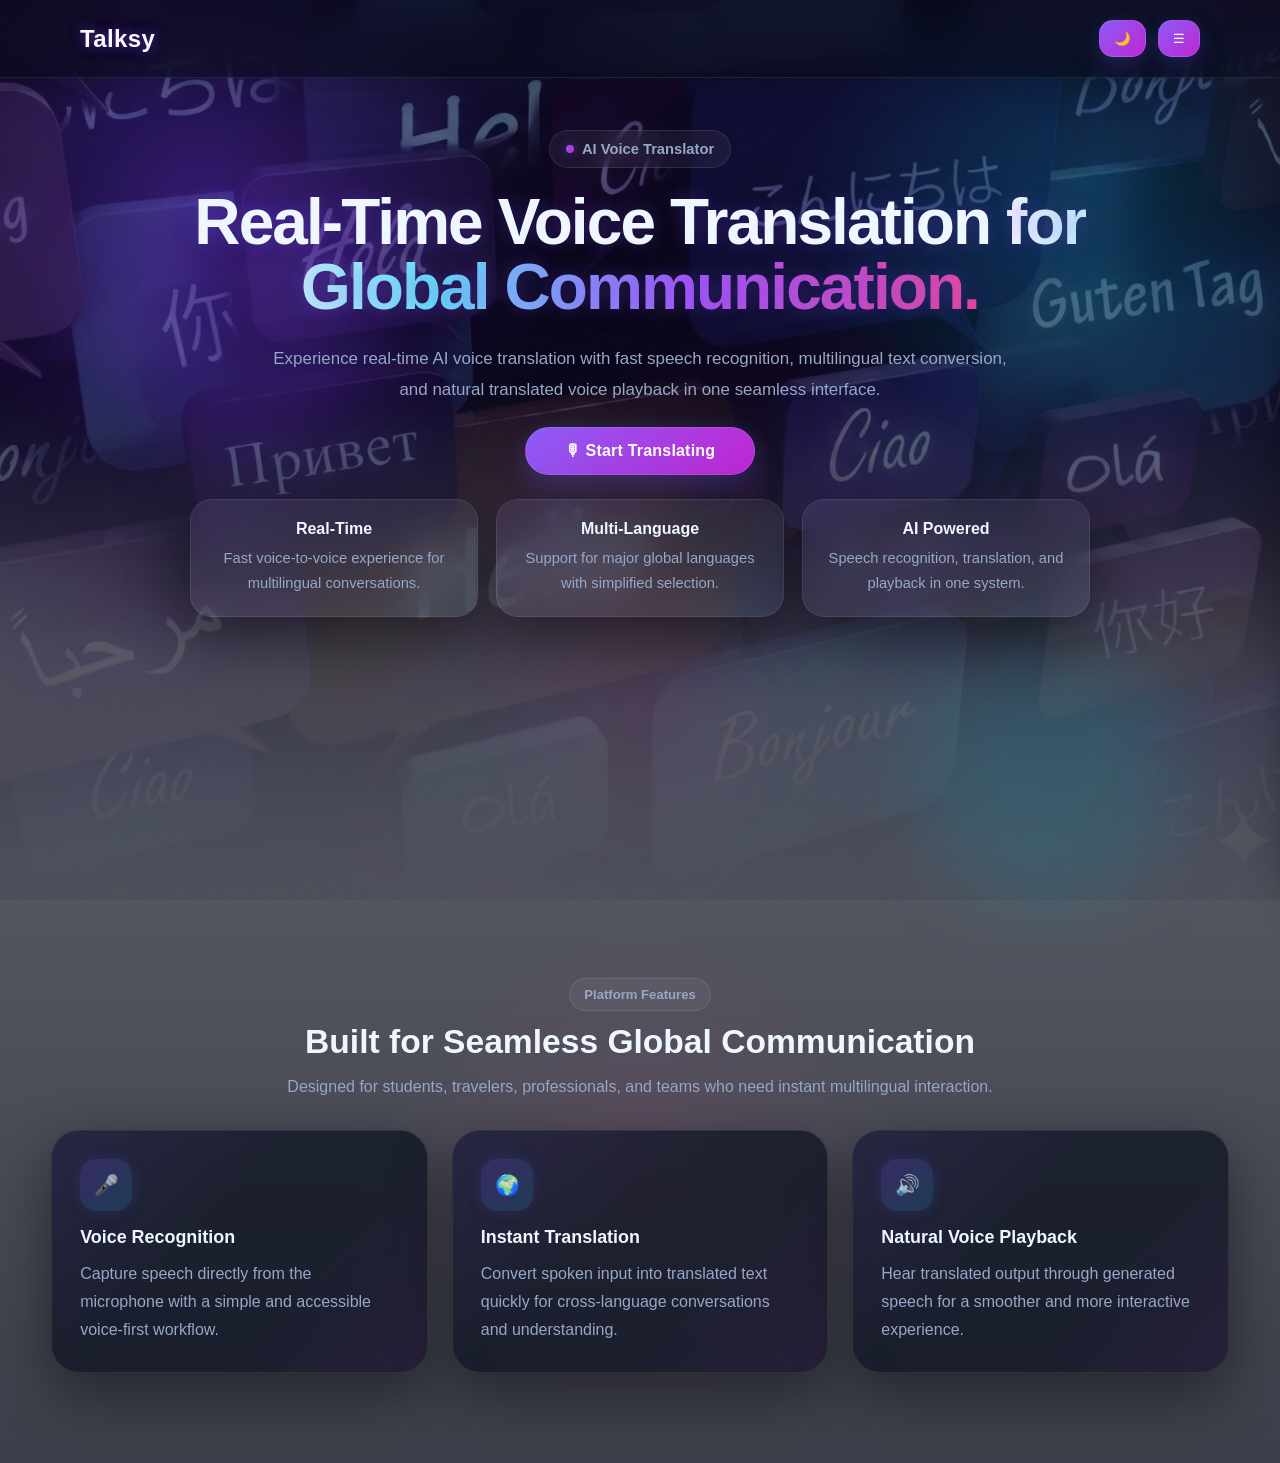
<file: templates/index.html>
<!DOCTYPE html>
<html lang="en">

<head>
  <meta charset="UTF-8">
  <meta name="viewport" content="width=device-width, initial-scale=1.0">
  <title>AI Voice Translator</title>
  <link rel="stylesheet" href="/static/css/style.css">
</head>

<body class="home-page" id="top">

  <!-- ================= NAVBAR ================= -->
  <header class="navbar">

    <a href="/" class="logo-link">
     <h1 class="logo">Talksy</h1>
    </a>

    <div class="nav-right">
      <button id="themeToggle">🌙</button>
      <button id="menuBtn" class="menu-btn">☰</button>
    </div>

  </header>

  <!-- ================= SIDE PANEL ================= -->
  <div id="sidePanel" class="side-panel">

    <div class="panel-header">
      <h3>Menu</h3>
      <span id="closePanel">&times;</span>
    </div>

    <button onclick="openModal('users')">👥 Our Users</button>
    <button onclick="openModal('purpose')">🎯 Our Purpose</button>
    <button onclick="openModal('about')">🤖 About Us</button>
    <button onclick="openModal('goal')">🚀 Our Goal</button>

  </div>

  <!-- ================= MODAL ================= -->
  <div id="modal" class="modal">
    <div class="modal-box">
      <span id="closeModal">&times;</span>
      <img id="modalImg" alt="Modal illustration">
      <h2 id="modalTitle"></h2>
      <p id="modalText"></p>
    </div>
  </div>

  <!-- ================= HERO ================= -->
  <section class="hero">

    <!-- decorative layers for futuristic styling -->
    <div class="hero-glow hero-glow-1"></div>
    <div class="hero-glow hero-glow-2"></div>
    <div class="hero-grid"></div>

    <div class="hero-content">

    <div class="hero-badge">
  <span class="badge-dot"></span>
  AI Voice Translator
</div>

     <h1>
  Real-Time Voice Translation
  <span class="gradient-text">for Global Communication.</span>
</h1>

      <p>
        Experience real-time AI voice translation with fast speech recognition,
        multilingual text conversion, and natural translated voice playback in one seamless interface.
      </p>

      <div class="hero-buttons">
        <a href="/translator" class="primary-btn hero-link">
          🎙 Start Translating
        </a>

      </div>

      <div class="hero-stats">
        <div class="stat-card">
          <h3>Real-Time</h3>
          <p>Fast voice-to-voice experience for multilingual conversations.</p>
        </div>

        <div class="stat-card">
          <h3>Multi-Language</h3>
          <p>Support for major global languages with simplified selection.</p>
        </div>

        <div class="stat-card">
          <h3>AI Powered</h3>
          <p>Speech recognition, translation, and playback in one system.</p>
        </div>
      </div>

    </div>

  </section>

  <!-- ================= FEATURES SECTION ================= -->
  <section class="features-section">

    <div class="section-heading">
      <span class="section-label">Platform Features</span>
      <h2>Built for Seamless Global Communication</h2>
      <p>
        Designed for students, travelers, professionals, and teams who need instant multilingual interaction.
      </p>
    </div>

    <div class="features">

      <div class="feature-card">
        <div class="feature-icon">🎤</div>
        <h3>Voice Recognition</h3>
        <p>
          Capture speech directly from the microphone with a simple and accessible voice-first workflow.
        </p>
      </div>

      <div class="feature-card">
        <div class="feature-icon">🌍</div>
        <h3>Instant Translation</h3>
        <p>
          Convert spoken input into translated text quickly for cross-language conversations and understanding.
        </p>
      </div>

      <div class="feature-card">
        <div class="feature-icon">🔊</div>
        <h3>Natural Voice Playback</h3>
        <p>
          Hear translated output through generated speech for a smoother and more interactive experience.
        </p>
      </div>

    </div>

  </section>

  <script src="/static/javascript/app.js"></script>
</body>

</html>
</file>
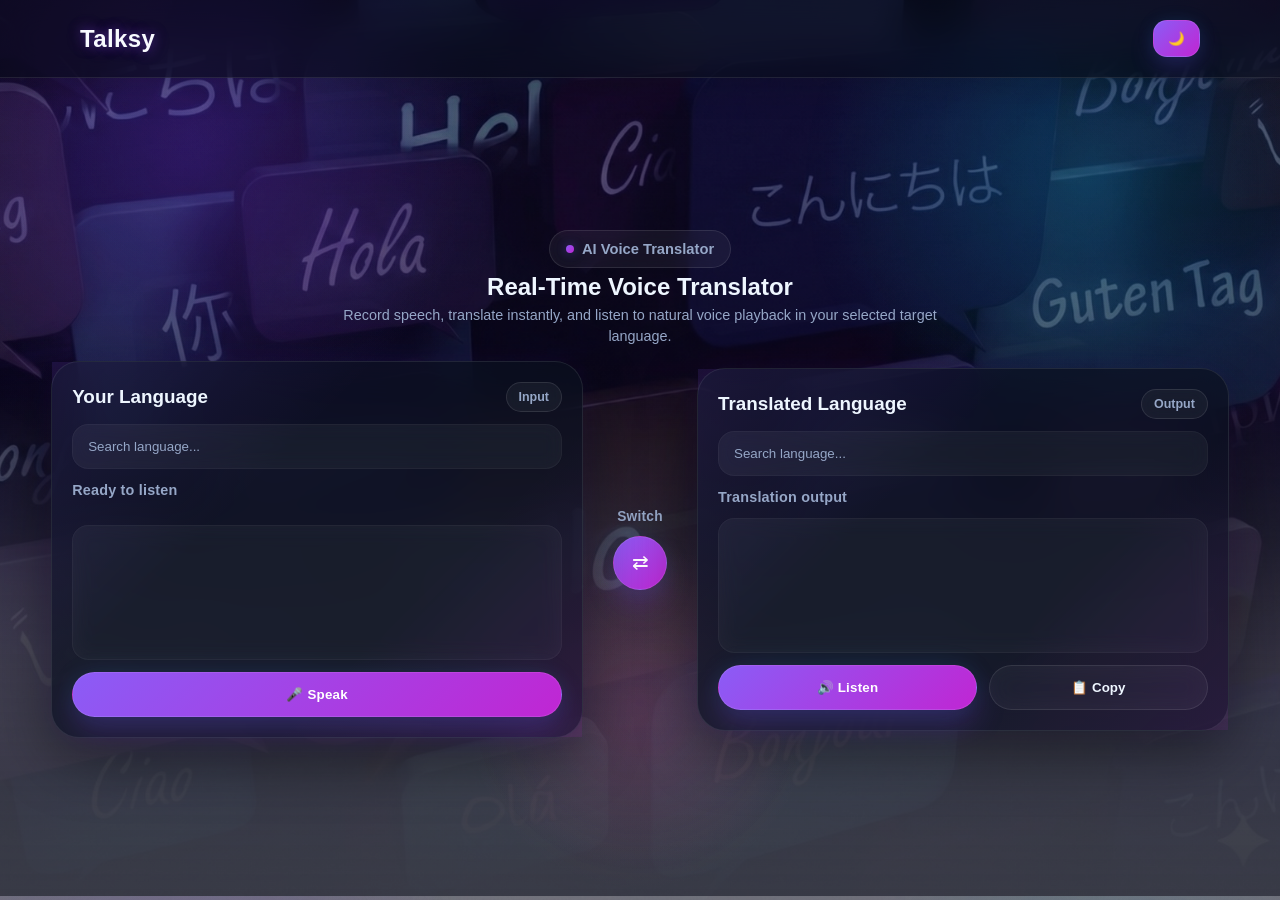
<file: templates/translator.html>
<!DOCTYPE html>
<html lang="en">

<head>
  <meta charset="UTF-8">
  <meta name="viewport" content="width=device-width, initial-scale=1.0">
  <title>AI Voice Translator</title>
  <link rel="stylesheet" href="/static/css/style.css">
</head>

<body class="translator-page">

  <!-- ================= NAVBAR ================= -->
  <header class="navbar">
    <a href="/" class="logo-link">
     <h1 class="logo">Talksy</h1>
    </a>

    <button id="themeToggle">🌙</button>
  </header>

  <!-- ================= TRANSLATOR ================= -->
  <section class="translator">

    <div class="translator-shell">

      <div class="translator-header">
        <div class="translator-badge">
  <span class="badge-dot"></span>
  AI Voice Translator
</div>

        <h2>Real-Time Voice Translator</h2>

        <p>
          Record speech, translate instantly, and listen to natural voice playback
          in your selected target language.
        </p>
      </div>

      <div class="translator-grid">

        <!-- ================= SOURCE ================= -->
        <div class="card source-card">

          <div class="panel-top">
            <h3>Your Language</h3>
            <span class="panel-tag">Input</span>
          </div>

          <div class="lang-box">
            <input
              type="text"
              id="fromSearch"
              placeholder="Search language...">

            <div
              class="lang-list"
              id="fromList">
            </div>
          </div>

          <!-- Recording Status -->
          <div class="voice-status" id="voiceStatus">
            Ready to listen
          </div>

          <!-- Waveform -->
          <div class="waveform" id="waveform">
            <span></span>
            <span></span>
            <span></span>
            <span></span>
            <span></span>
            <span></span>
            <span></span>
            <span></span>
          </div>

          <textarea
            id="sourceText"
            placeholder="Your speech appears here..."
            readonly>
          </textarea>

          <div class="card-buttons">
            <button
              class="primary-btn"
              id="recordBtn">
              🎤 Speak
            </button>
          </div>

        </div>

        <!-- ================= SWAP ================= -->
        <div class="swap-container">
          <div class="swap-panel">
            <span class="swap-label">Switch</span>
            <button id="swapLang" aria-label="Swap languages">⇄</button>
          </div>
        </div>

        <!-- ================= TARGET ================= -->
        <div class="card target-card">

          <div class="panel-top">
            <h3>Translated Language</h3>
            <span class="panel-tag">Output</span>
          </div>

          <div class="lang-box">
            <input
              type="text"
              id="toSearch"
              placeholder="Search language...">

            <div
              class="lang-list"
              id="toList">
            </div>
          </div>

          <div class="voice-status output-status">
            Translation output
          </div>

          <textarea
            id="translatedText"
            placeholder="Translation appears here..."
            readonly>
          </textarea>

          <div class="card-buttons">
            <button
              class="primary-btn"
              id="playBtn"
              onclick="playTranslation()">
              🔊 Listen
            </button>

            <button
              class="secondary-btn"
              id="copyBtn">
              📋 Copy
            </button>
          </div>

        </div>

      </div>
    </div>

  </section>

  <script src="/static/javascript/app.js"></script>
</body>

</html>
</file>
<file: static/css/style.css>
/* ===============================
   FUTURISTIC NEON THEME VARIABLES
=============================== */

:root{
  --bg:#050816;
  --bg-soft:#0a1022;
  --bg-panel:#101a34;
  --card:rgba(10,16,32,0.70);
  --card-solid:rgba(9,14,28,0.94);
  --text:#eef6ff;
  --muted:#96a7c7;
  --accent:#8b5cf6;
  --accent-2:#c026d3;
  --accent-3:#22d3ee;
  --white-soft:rgba(255,255,255,0.08);
  --border:rgba(255,255,255,0.09);
  --border-strong:rgba(124,58,237,0.30);
  --shadow:0 20px 60px rgba(0,0,0,0.44);
  --glow-purple:0 0 30px rgba(124,58,237,0.18);
  --glow-cyan:0 0 30px rgba(6,182,212,0.14);
  --input-bg:rgba(255,255,255,0.05);
  --nav-bg:rgba(6,10,22,0.58);
  --panel-blur:blur(18px);
}

body.light{
  --bg:#f4f8ff;
  --bg-soft:#ffffff;
  --bg-panel:#edf4ff;
  --card:rgba(255,255,255,0.72);
  --card-solid:rgba(255,255,255,0.94);
  --text:#0f172a;
  --muted:#64748b;
   --accent:#7c3aed;
  --accent-2:#c026d3;
  --accent-3:#0891b2;
  --white-soft:rgba(15,23,42,0.04);
  --border:rgba(15,23,42,0.08);
  --border-strong:rgba(91,76,240,0.18);
  --shadow:0 18px 45px rgba(15,23,42,0.10);
  --glow-purple:0 0 24px rgba(91,76,240,0.10);
  --glow-cyan:0 0 24px rgba(8,145,178,0.08);
  --input-bg:rgba(15,23,42,0.04);
  --nav-bg:rgba(255,255,255,0.66);
}

/* ===============================
   RESET
=============================== */

*,
*::before,
*::after{
  box-sizing:border-box;
}

html{
  font-size:16px;
  scroll-behavior:smooth;
}

body{
  margin:0;
  font-family:Segoe UI, sans-serif;
  color:var(--text);
  background:
    radial-gradient(circle at 15% 15%, rgba(124,58,237,0.18), transparent 22%),
    radial-gradient(circle at 85% 18%, rgba(6,182,212,0.14), transparent 20%),
    radial-gradient(circle at 50% 80%, rgba(236,72,153,0.10), transparent 18%),
    linear-gradient(rgba(5,8,22,0.54), rgba(5,8,22,0.78)),
    url("/static/image/bg.jpg") center/cover no-repeat fixed;
  transition:background-color .45s ease,color .45s ease;
}

body.light{
  background:
    radial-gradient(circle at 15% 15%, rgba(91,76,240,0.10), transparent 22%),
    radial-gradient(circle at 85% 18%, rgba(8,145,178,0.10), transparent 20%),
    radial-gradient(circle at 50% 80%, rgba(217,70,239,0.08), transparent 18%),
    linear-gradient(rgba(244,248,255,0.50), rgba(244,248,255,0.74)),
    url("/static/image/bg.jpg") center/cover no-repeat fixed;
}

a{
  color:inherit;
  text-decoration:none;
}

img{
  max-width:100%;
  display:block;
}

.theme-transition *{
  transition:background-color .45s ease,color .45s ease,border-color .45s ease,box-shadow .45s ease !important;
}

/* ===============================
   COMMON UI
=============================== */

.logo-link{
  display:flex;
  align-items:center;
  gap:10px;
}

.logo{
  margin:0;
  font-size:1.28rem;
  font-weight:900;
  letter-spacing:.4px;
  color:#f8fbff;
  text-shadow:
    0 0 12px rgba(139,92,246,0.52),
    0 0 22px rgba(192,38,211,0.18);
}

body.light .logo{
  color:var(--accent);
  text-shadow:0 0 12px rgba(91,76,240,0.14);
}

.navbar{
  position:sticky;
  top:0;
  z-index:1000;
  display:flex;
  justify-content:space-between;
  align-items:center;
  gap:20px;
  padding:18px 5vw;
  background:var(--nav-bg);
  backdrop-filter:var(--panel-blur);
  border-bottom:1px solid var(--border);
  box-shadow:0 12px 32px rgba(0,0,0,0.14);
}

.nav-right{
  display:flex;
  align-items:center;
  gap:12px;
}

#themeToggle,
.menu-btn{
  border:1px solid rgba(255,255,255,0.10);
  background:linear-gradient(135deg,var(--accent),var(--accent-2));
  color:#fff;
  padding:10px 14px;
  border-radius:14px;
  cursor:pointer;
  box-shadow:
    0 12px 24px rgba(124,58,237,0.20),
    0 0 18px rgba(6,182,212,0.10);
  transition:transform .25s ease,box-shadow .25s ease,filter .25s ease;
}

body.light #themeToggle,
body.light .menu-btn{
  border-color:rgba(91,76,240,0.10);
}

#themeToggle:hover,
.menu-btn:hover{
  transform:translateY(-2px);
  box-shadow:
    0 16px 28px rgba(124,58,237,0.26),
    0 0 22px rgba(6,182,212,0.14);
  filter:saturate(1.08);
}

.primary-btn,
.hero-link,
.secondary-btn,
#swapLang{
  transition:
    transform .25s ease,
    box-shadow .25s ease,
    background .25s ease,
    border-color .25s ease,
    color .25s ease;
}

.primary-btn{
  border:1px solid rgba(255,255,255,0.10);
  background:linear-gradient(135deg,var(--accent),var(--accent-2));
  color:#fff;
  padding:14px 24px;
  border-radius:999px;
  cursor:pointer;
  font-weight:700;
  letter-spacing:.2px;
  box-shadow:
    0 16px 30px rgba(124,58,237,0.24),
    0 0 24px rgba(6,182,212,0.10);
}

.primary-btn:hover{
  transform:translateY(-2px);
  box-shadow:
    0 20px 34px rgba(124,58,237,0.30),
    0 0 28px rgba(6,182,212,0.14);
}

.primary-btn:active{
  transform:scale(.98);
}

.secondary-btn{
  border:1px solid var(--border);
  background:rgba(255,255,255,0.06);
  color:var(--text);
  padding:14px 18px;
  border-radius:999px;
  cursor:pointer;
  font-weight:700;
  backdrop-filter:blur(12px);
}

body.light .secondary-btn{
  background:rgba(255,255,255,0.72);
}

.secondary-btn:hover{
  transform:translateY(-2px);
  border-color:var(--border-strong);
  box-shadow:var(--glow-purple);
}

/* ===============================
   BADGES / LABELS
=============================== */

.hero-badge,
.translator-badge,
.section-label,
.panel-tag{
  display:inline-flex;
  align-items:center;
  gap:8px;
  border:1px solid rgba(255,255,255,0.10);
  background:rgba(255,255,255,0.05);
  color:var(--muted);
  border-radius:999px;
  backdrop-filter:blur(10px);
}

.hero-badge,
.translator-badge{
  padding:10px 16px;
  font-size:0.92rem;
  font-weight:700;
}

.section-label{
  padding:8px 14px;
  font-size:0.82rem;
  font-weight:700;
  margin-bottom:12px;
}

.panel-tag{
  padding:7px 12px;
  font-size:0.78rem;
  font-weight:700;
}

body.light .hero-badge,
body.light .translator-badge,
body.light .section-label,
body.light .panel-tag{
  background:rgba(255,255,255,0.65);
}

.badge-dot{
  width:8px;
  height:8px;
  border-radius:50%;
  background:linear-gradient(135deg,var(--accent),var(--accent-2));
  box-shadow:
    0 0 10px rgba(124,58,237,0.35),
    0 0 16px rgba(6,182,212,0.24);
}

.gradient-text{
  background:linear-gradient(90deg,#ffffff 0%, #67e8f9 28%, #a855f7 62%, #ec4899 100%);
  -webkit-background-clip:text;
  -webkit-text-fill-color:transparent;
  background-clip:text;
}

body.light .gradient-text{
  background:linear-gradient(90deg,#0f172a 0%, #0891b2 30%, #5b4cf0 64%, #d946ef 100%);
  -webkit-background-clip:text;
  -webkit-text-fill-color:transparent;
  background-clip:text;
}

/* ===============================
   HOME PAGE
=============================== */
.hero{
  min-height:100vh;
  display:flex;
  align-items:flex-start;
  justify-content:center;
  text-align:center;
  padding:52px 20px 30px;
  position:relative;
  overflow:hidden;
}

.hero::before{
  content:"";
  position:absolute;
  inset:0;
  background:transparent;
}

body.light .hero::before{
  background:transparent;
}

.hero-glow{
  position:absolute;
  border-radius:50%;
  filter:blur(40px);
  pointer-events:none;
}

.hero-glow-1{
  width:280px;
  height:280px;
  top:10%;
  left:8%;
  background:rgba(124,58,237,0.18);
}

.hero-glow-2{
  width:260px;
  height:260px;
  right:8%;
  bottom:8%;
  background:rgba(6,182,212,0.16);
}

.hero-grid{
  position:absolute;
  inset:0;
  background-image:
    linear-gradient(rgba(255,255,255,0.03) 1px, transparent 1px),
    linear-gradient(90deg, rgba(255,255,255,0.03) 1px, transparent 1px);
  background-size:34px 34px;
  opacity:.10;
  pointer-events:none;
}

body.light .hero-grid{
  opacity:.05;
}

.hero-content{
  position:relative;
  z-index:2;
  max-width:920px;
  display:flex;
  flex-direction:column;
  align-items:center;
  gap:22px;
  padding:0 10px;
  margin-top:0;
}

.hero-content h1{
  margin:0;
  max-width:980px;
  font-size:3.4rem;
  line-height:1.02;
  font-weight:800;
  letter-spacing:-.03em;
  text-shadow:
    0 0 18px rgba(124,58,237,0.28),
    0 0 34px rgba(6,182,212,0.10);
}

body.light .hero-content h1{
  color:#0f172a;
  text-shadow:0 0 16px rgba(91,76,240,0.10);
}

.hero-content p{
  margin:0;
  max-width:760px;
  color:var(--muted);
  font-size:1.06rem;
  line-height:1.85;
}

.hero-buttons{
  display:flex;
  justify-content:center;
  flex-wrap:wrap;
  gap:14px;
}

.hero-link{
  display:inline-flex;
  align-items:center;
  justify-content:center;
  min-width:230px;
}

.hero-secondary{
  min-width:160px;
}

.hero-stats{
  width:100%;
  margin-top:2px;
  display:grid;
  grid-template-columns:repeat(3, 1fr);
  gap:18px;
}

.stat-card{
  position:relative;
  background:rgba(255,255,255,0.05);
  border:1px solid var(--border);
  border-radius:22px;
  padding:20px 18px;
  backdrop-filter:blur(16px);
  box-shadow:var(--shadow);
  overflow:hidden;
}

.stat-card::before{
  content:"";
  position:absolute;
  inset:0;
  background:
    linear-gradient(135deg, rgba(124,58,237,0.06), transparent 40%),
    linear-gradient(315deg, rgba(6,182,212,0.05), transparent 34%);
  pointer-events:none;
}

body.light .stat-card{
  background:rgba(255,255,255,0.76);
}

.stat-card h3{
  position:relative;
  margin:0 0 8px;
  font-size:1rem;
  color:var(--text);
}

.stat-card p{
  position:relative;
  margin:0;
  font-size:0.92rem;
  line-height:1.7;
  color:var(--muted);
}

.features-section{
  width:min(1220px, 92%);
  margin:-26px auto 90px;
  position:relative;
  z-index:2;
  background:transparent;
}

.section-heading{
  text-align:center;
  max-width:760px;
  margin:0 auto 28px;
}

.section-heading h2{
  margin:0 0 12px;
  font-size:2.1rem;
  line-height:1.14;
}

.section-heading p{
  margin:0;
  color:var(--muted);
  line-height:1.8;
}

.features{
  display:grid;
  grid-template-columns:repeat(3, 1fr);
  gap:24px;
}

.feature-card{
  position:relative;
  background:var(--card);
  border:1px solid var(--border);
  backdrop-filter:blur(18px);
  border-radius:28px;
  padding:28px;
  box-shadow:var(--shadow);
  overflow:hidden;
}

.feature-card::before{
  content:"";
  position:absolute;
  inset:0;
  background:
    linear-gradient(135deg, rgba(139,92,246,0.10), transparent 40%),
    linear-gradient(315deg, rgba(192,38,211,0.08), transparent 35%);
  pointer-events:none;
}

body.light .feature-card{
  background:rgba(255,255,255,0.76);
}

.feature-icon{
  width:52px;
  height:52px;
  display:grid;
  place-items:center;
  margin-bottom:16px;
  border-radius:16px;
  background:linear-gradient(135deg, rgba(124,58,237,0.22), rgba(6,182,212,0.18));
  box-shadow:
    0 0 18px rgba(124,58,237,0.10),
    0 0 18px rgba(6,182,212,0.08);
  font-size:1.25rem;
}

body.light .feature-icon{
  background:linear-gradient(135deg, rgba(91,76,240,0.12), rgba(8,145,178,0.12));
}

.feature-card h3{
  position:relative;
  margin:0 0 12px;
  font-size:1.12rem;
  color:var(--text);
}

.feature-card p{
  position:relative;
  margin:0;
  color:var(--muted);
  line-height:1.75;
}

/* ===============================
   SIDE PANEL + MODAL
=============================== */

body.home-page .side-panel{
  position:fixed;
  top:78px;
  right:-310px;
  width:290px;
  height:calc(100vh - 78px);
  padding:24px;
  display:flex;
  flex-direction:column;
  gap:16px;
  background:var(--card-solid);
  border-left:1px solid var(--border);
  border-top-left-radius:30px;
  border-bottom-left-radius:30px;
  backdrop-filter:blur(22px);
  box-shadow:
    -18px 0 40px rgba(0,0,0,0.30),
    -4px 0 24px rgba(124,58,237,0.12);
  transition:right .35s ease;
  z-index:2000;
}

body.home-page .side-panel.active{
  right:0;
}

body.home-page .panel-header{
  display:flex;
  justify-content:space-between;
  align-items:center;
}

body.home-page #closePanel{
  font-size:26px;
  cursor:pointer;
  color:var(--accent);
}

body.home-page .side-panel button{
  border:1px solid transparent;
  border-radius:18px;
  padding:14px 16px;
  background:rgba(255,255,255,0.05);
  color:var(--text);
  cursor:pointer;
  text-align:left;
  box-shadow:inset 0 0 14px rgba(124,58,237,0.05);
  transition:transform .25s ease,background .25s ease,border-color .25s ease,box-shadow .25s ease;
}

body.light.home-page .side-panel button{
  background:rgba(15,23,42,0.03);
}

body.home-page .side-panel button:hover{
  background:linear-gradient(90deg, rgba(124,58,237,0.95), rgba(6,182,212,0.95));
  color:#fff;
  transform:translateX(-2px);
  border-color:rgba(255,255,255,0.10);
  box-shadow:0 0 22px rgba(124,58,237,0.16);
}

.modal{
  position:fixed;
  inset:0;
  background:rgba(0,0,0,.78);
  display:none;
  justify-content:center;
  align-items:center;
  z-index:3000;
  padding:20px;
}

.modal.active{
  display:flex;
}

.modal-box{
  width:min(760px, 100%);
  background:var(--card-solid);
  border:1px solid var(--border);
  border-radius:30px;
  padding:32px;
  text-align:center;
  position:relative;
  overflow:hidden;
  box-shadow:
    var(--shadow),
    0 0 28px rgba(124,58,237,0.10);
  transform:scale(.96);
  animation:modalIn .25s ease forwards;
}

.modal-box::before{
  content:"";
  position:absolute;
  inset:0;
  background:
    radial-gradient(circle at top right, rgba(124,58,237,0.08), transparent 22%),
    radial-gradient(circle at bottom left, rgba(6,182,212,0.08), transparent 24%);
  pointer-events:none;
}

@keyframes modalIn{
  to{ transform:scale(1); }
}

.modal-box img{
  width:320px;
  max-width:82%;
  height:auto;
  object-fit:contain;
  margin:0 auto 18px;
  position:relative;
  z-index:1;
}

.modal-box h2{
  position:relative;
  z-index:1;
  margin:0 0 12px;
  color:var(--accent);
  font-size:1.5rem;
}

.modal-box p{
  position:relative;
  z-index:1;
  max-width:580px;
  margin:0 auto;
  color:var(--muted);
  line-height:1.78;
}

#closeModal{
  position:absolute;
  top:14px;
  right:18px;
  font-size:26px;
  cursor:pointer;
  z-index:2;
}

/* ===============================
   TRANSLATOR PAGE
=============================== */

body.translator-page .hero,
body.translator-page .side-panel,
body.translator-page .modal{
  display:none !important;
}

.translator{
  min-height:calc(100vh - 82px);
  display:flex;
  align-items:center;
  justify-content:center;
  padding:20px 4vw 28px;
}

.translator-shell{
  width:min(1280px, 100%);
  display:flex;
  flex-direction:column;
  gap:18px;
}

.translator-header{
  text-align:center;
  max-width:700px;
  margin:0 auto;
  display:flex;
  flex-direction:column;
  align-items:center;
  gap:8px;
}

.translator-header h2{
  margin:0;
  font-size:1.7rem;
  line-height:1.05;
}

.translator-header p{
  margin:0;
  color:var(--muted);
  line-height:1.55;
  font-size:0.95rem;
}

.translator-grid{
  width:100%;
  display:grid;
  grid-template-columns:1fr auto 1fr;
  gap:22px;
  align-items:center;
}

body.translator-page .card{
  position:relative;
  background:var(--card);
  border:1px solid var(--border);
  backdrop-filter:blur(20px);
  padding:22px;
  border-radius:28px;
  box-shadow:
    var(--shadow),
    0 0 28px rgba(124,58,237,0.08);
  display:flex;
  flex-direction:column;
  gap:14px;
  overflow:visible;
}

body.translator-page .card::before{
  content:"";
  position:absolute;
  inset:0;
  background:
    linear-gradient(135deg, rgba(139,92,246,0.12), transparent 36%),
    linear-gradient(315deg, rgba(192,38,211,0.10), transparent 34%);
  pointer-events:none;
}

body.light.translator-page .card{
  background:rgba(255,255,255,0.78);
  box-shadow:
    0 20px 44px rgba(15,23,42,0.10),
    0 0 22px rgba(91,76,240,0.05);
}

.panel-top{
  position:relative;
  z-index:1;
  display:flex;
  justify-content:space-between;
  align-items:center;
  gap:12px;
}

body.translator-page .card h3{
  margin:0;
  font-size:1.18rem;
  color:var(--text);
}

.lang-box{
  position:relative;
  z-index:30;
}

body.translator-page input,
body.translator-page textarea{
  width:100%;
  border:none;
  outline:none;
  border-radius:16px;
  padding:14px 15px;
  background:var(--input-bg);
  color:var(--text);
  border:1px solid rgba(255,255,255,0.04);
  backdrop-filter:blur(10px);
  transition:border-color .25s ease, box-shadow .25s ease, background .25s ease;
}

body.translator-page input:focus,
body.translator-page textarea:focus{
  border-color:rgba(124,58,237,0.32);
  box-shadow:
    0 0 0 4px rgba(124,58,237,0.10),
    0 0 18px rgba(6,182,212,0.06);
}

body.translator-page textarea{
  min-height:150px;
  height:150px;
  resize:none;
  line-height:1.55;
  white-space:pre-wrap;
  word-break:break-word;
  position:relative;
  z-index:1;
}

body.translator-page input::placeholder,
body.translator-page textarea::placeholder{
  color:var(--muted);
}

.card-buttons{
  display:flex;
  gap:12px;
  flex-wrap:wrap;
  position:relative;
  z-index:1;
}

body.translator-page .primary-btn{
  flex:1 1 180px;
}

.secondary-btn{
  flex:1 1 140px;
}

.swap-container{
  display:flex;
  justify-content:center;
  align-items:center;
}

.swap-panel{
  height:100%;
  min-height:100%;
  display:flex;
  flex-direction:column;
  align-items:center;
  justify-content:center;
  gap:12px;
  padding:12px 8px;
}

.swap-label{
  font-size:0.86rem;
  color:var(--muted);
  font-weight:700;
  letter-spacing:.2px;
}

#swapLang{
  width:60px;
  height:60px;
  border:1px solid rgba(255,255,255,0.10);
  border-radius:50%;
  background:linear-gradient(135deg,var(--accent),var(--accent-2));
  color:#fff;
  font-size:1.24rem;
  cursor:pointer;
  box-shadow:
    0 16px 28px rgba(124,58,237,0.22),
    0 0 24px rgba(6,182,212,0.10);
}

#swapLang:hover{
  transform:rotate(180deg) scale(1.08);
}

body.translator-page .lang-list{
  display:none;
  position:absolute;
  top:calc(100% + 6px);
  left:0;
  width:100%;
  z-index:999;
  max-height:220px;
  overflow-y:auto;
  padding:8px;
  background:rgba(8,10,22,0.995);
  border:1px solid rgba(168,85,247,0.30);
  border-radius:18px;
  backdrop-filter:blur(20px);
  box-shadow:
    0 24px 45px rgba(0,0,0,0.48),
    0 0 26px rgba(139,92,246,0.18),
    0 0 14px rgba(217,70,239,0.10);
  scrollbar-width:thin;
  scrollbar-color:var(--accent) transparent;
}

body.light.translator-page .lang-list{
  background:rgba(255,255,255,0.99);
  border:1px solid rgba(124,58,237,0.18);
  box-shadow:
    0 20px 36px rgba(15,23,42,0.14),
    0 0 18px rgba(124,58,237,0.08);
}

body.translator-page .lang-list div{
  padding:12px 14px;
  border-radius:12px;
  cursor:pointer;
  color:var(--text);
  transition:background .2s ease, transform .2s ease, color .2s ease;
}

body.translator-page .lang-list div:hover{
  background:linear-gradient(90deg,var(--accent),var(--accent-2));
  color:#fff;
  transform:scale(1.01);
}

body.translator-page .lang-list::-webkit-scrollbar{
  width:6px;
}

body.translator-page .lang-list::-webkit-scrollbar-thumb{
  background:linear-gradient(180deg,var(--accent),var(--accent-2));
  border-radius:20px;
}

/* ===============================
   RECORDING + WAVEFORM
=============================== */

.recording{
  animation:micPulse 1.2s infinite;
}

@keyframes micPulse{
  0%{
    box-shadow:
      0 0 0 0 rgba(124,58,237,0.50),
      0 0 18px rgba(6,182,212,0.16);
  }
  70%{
    box-shadow:
      0 0 0 18px rgba(124,58,237,0),
      0 0 24px rgba(6,182,212,0.06);
  }
  100%{
    box-shadow:
      0 0 0 0 rgba(124,58,237,0),
      0 0 18px rgba(6,182,212,0);
  }
}

.voice-status{
  font-size:0.9rem;
  font-weight:700;
  color:var(--muted);
  display:flex;
  align-items:center;
  gap:8px;
  min-height:18px;
  letter-spacing:.2px;
  position:relative;
  z-index:1;
}

.output-status{
  color:var(--muted);
}

.waveform{
  display:none;
  position:relative;
  align-items:flex-end;
  justify-content:center;
  gap:7px;
  height:54px;
  padding:10px 14px;
  border-radius:18px;
  background:linear-gradient(
    135deg,
    rgba(14,20,35,0.88),
    rgba(8,12,24,0.94)
  );
  border:1px solid rgba(124,58,237,0.20);
  box-shadow:
    inset 0 0 18px rgba(255,255,255,0.02),
    0 0 24px rgba(6,182,212,0.08),
    0 0 40px rgba(124,58,237,0.10);
  overflow:hidden;
  opacity:0;
  z-index:1;
}

.waveform{
  display:flex;
  align-items:flex-end;
  justify-content:center;
  gap:7px;
  height:0;
  padding:0;
  margin:0;
  border-radius:18px;
  background:linear-gradient(
    135deg,
    rgba(14,20,35,0.88),
    rgba(8,12,24,0.94)
  );
  border:1px solid transparent;
  box-shadow:none;
  overflow:hidden;
  opacity:0;
  position:relative;
  z-index:1;
  transition:height .25s ease, opacity .25s ease, padding .25s ease, margin .25s ease;
}

.waveform.active{
  height:54px;
  padding:10px 14px;
  margin-top:2px;
  opacity:1;
  border:1px solid rgba(124,58,237,0.20);
  box-shadow:
    inset 0 0 18px rgba(255,255,255,0.03),
    0 0 28px rgba(6,182,212,0.14),
    0 0 46px rgba(124,58,237,0.16);
}

.waveform::before{
  content:"";
  position:absolute;
  left:10%;
  right:10%;
  bottom:14px;
  height:2px;
  background:linear-gradient(
    90deg,
    rgba(6,182,212,0),
    rgba(6,182,212,0.55),
    rgba(124,58,237,0.75),
    rgba(236,72,153,0.55),
    rgba(6,182,212,0)
  );
  opacity:.9;
}

.waveform span{
  width:7px;
  height:14px;
  border-radius:999px;
  background:linear-gradient(
    180deg,
    #67e8f9 0%,
    #22d3ee 24%,
    #7c3aed 68%,
    #ec4899 100%
  );
  box-shadow:
    0 0 8px rgba(34,211,238,0.35),
    0 0 16px rgba(124,58,237,0.25);
  transform-origin:center bottom;
  opacity:.9;
}

.waveform.active span{
  animation:neonWave 1s infinite ease-in-out;
}

.waveform.active span:nth-child(1){ animation-delay:0s; }
.waveform.active span:nth-child(2){ animation-delay:.08s; }
.waveform.active span:nth-child(3){ animation-delay:.16s; }
.waveform.active span:nth-child(4){ animation-delay:.24s; }
.waveform.active span:nth-child(5){ animation-delay:.32s; }
.waveform.active span:nth-child(6){ animation-delay:.40s; }
.waveform.active span:nth-child(7){ animation-delay:.48s; }
.waveform.active span:nth-child(8){ animation-delay:.56s; }

@keyframes neonWave{
  0%,100%{
    height:14px;
    opacity:.72;
    transform:scaleY(.95);
  }
  50%{
    height:46px;
    opacity:1;
    transform:scaleY(1.08);
  }
}

/* ===============================
   LIGHT MODE POLISH
=============================== */

body.light .feature-card{
  box-shadow:
    0 20px 44px rgba(15,23,42,0.08),
    0 0 18px rgba(91,76,240,0.04);
}

body.light.translator-page .card{
  box-shadow:
    0 22px 44px rgba(15,23,42,0.10),
    0 0 22px rgba(91,76,240,0.05);
}

body.light .modal-box{
  box-shadow:
    0 22px 44px rgba(15,23,42,0.10),
    0 0 22px rgba(91,76,240,0.05);
}

/* ===============================
   RESPONSIVE
=============================== */

@media (min-width:1200px){
  .logo{
    font-size:1.5rem;
  }

  .navbar{
    padding:20px 80px;
  }

  .hero-content h1{
    font-size:4rem;
  }

  body.translator-page .card{
    padding:36px;
  }
}

@media (max-width:1024px){
  .hero-stats,
  .features{
    grid-template-columns:1fr;
  }

  .translator-grid{
    grid-template-columns:1fr;
  }

  .swap-container{
    order:2;
  }

  .swap-panel{
    min-height:auto;
    flex-direction:row;
  }

  body.translator-page .card{
    padding:28px;
  }
}

@media (max-width:768px){
  .navbar{
    padding:16px 20px;
  }

  .logo{
    font-size:1.1rem;
  }

  .hero{
    padding:100px 18px 72px;
  }

  .hero-content h1{
    font-size:2.5rem;
  }

  .hero-content p,
  .translator-header p{
    font-size:0.98rem;
  }

  .translator{
    padding:26px 20px 40px;
  }

  .translator-header h2,
  .section-heading h2{
    font-size:1.8rem;
  }

  body.translator-page .card{
    padding:22px;
    border-radius:24px;
  }

  body.translator-page textarea{
    min-height:160px;
  }

  .modal-box{
    padding:24px;
  }

  .modal-box img{
    width:180px;
    height:180px;
  }

  body.home-page .side-panel{
    width:260px;
    right:-260px;
  }
}

@media (max-width:600px){
  .card-buttons{
    flex-direction:column;
  }

  body.translator-page .primary-btn,
  .secondary-btn{
    width:100%;
  }

  #swapLang{
    width:52px;
    height:52px;
  }

  .hero-link{
    width:100%;
  }

  .hero-content h1{
    font-size:2.15rem;
  }

  .hero-badge,
  .translator-badge{
    font-size:0.84rem;
    padding:9px 13px;
  }
}

body.light{
  --muted:#3f4d63;
}

body.light .hero-content p,
body.light .translator-header p,
body.light .section-heading p,
body.light .feature-card p,
body.light .stat-card p,
body.light .voice-status,
body.light .output-status,
body.light .swap-label,
body.light .hero-badge,
body.light .translator-badge,
body.light .section-label,
body.light .panel-tag,
body.light input::placeholder,
body.light textarea::placeholder{
  color:#4f5f79;
}

body.home-page,
body.translator-page{
  position:relative;
}

body.home-page::before,
body.translator-page::before{
  content:"";
  position:fixed;
  inset:0;
  pointer-events:none;
  z-index:-1;
  background:
    radial-gradient(circle at 15% 18%, rgba(124,58,237,0.14), transparent 24%),
    radial-gradient(circle at 85% 20%, rgba(6,182,212,0.12), transparent 22%),
    radial-gradient(circle at 50% 78%, rgba(236,72,153,0.08), transparent 18%);
}

body.light.home-page::before,
body.light.translator-page::before{
  background:
    radial-gradient(circle at 15% 18%, rgba(91,76,240,0.08), transparent 24%),
    radial-gradient(circle at 85% 20%, rgba(8,145,178,0.08), transparent 22%),
    radial-gradient(circle at 50% 78%, rgba(217,70,239,0.06), transparent 18%);
}

.features-section{
  width:min(1220px, 92%);
  margin:0 auto 90px;
  position:relative;
  z-index:2;
  background:transparent;
}

@media (min-width:1025px){
  .translator{
    min-height:calc(100vh - 82px);
    padding:16px 4vw 22px;
  }

  .translator-shell{
    gap:14px;
  }

  .translator-header{
    gap:6px;
  }

  .translator-header h2{
    font-size:1.5rem;
  }

  .translator-header p{
    font-size:0.9rem;
    line-height:1.45;
    max-width:620px;
  }

  body.translator-page .card{
    padding:20px;
    gap:12px;
  }

  body.translator-page textarea{
    min-height:135px;
    height:135px;
  }

  #swapLang{
    width:54px;
    height:54px;
  }
}

body.light{
  --muted:#334155;
}

body.light .hero-content p,
body.light .translator-header p,
body.light .section-heading p,
body.light .feature-card p,
body.light .stat-card p,
body.light .voice-status,
body.light .output-status,
body.light .swap-label,
body.light .hero-badge,
body.light .translator-badge,
body.light .section-label,
body.light .panel-tag,
body.light .side-panel button,
body.light .modal-box p,
body.light input,
body.light textarea,
body.light input::placeholder,
body.light textarea::placeholder{
  color:#334155;
}
</file>
